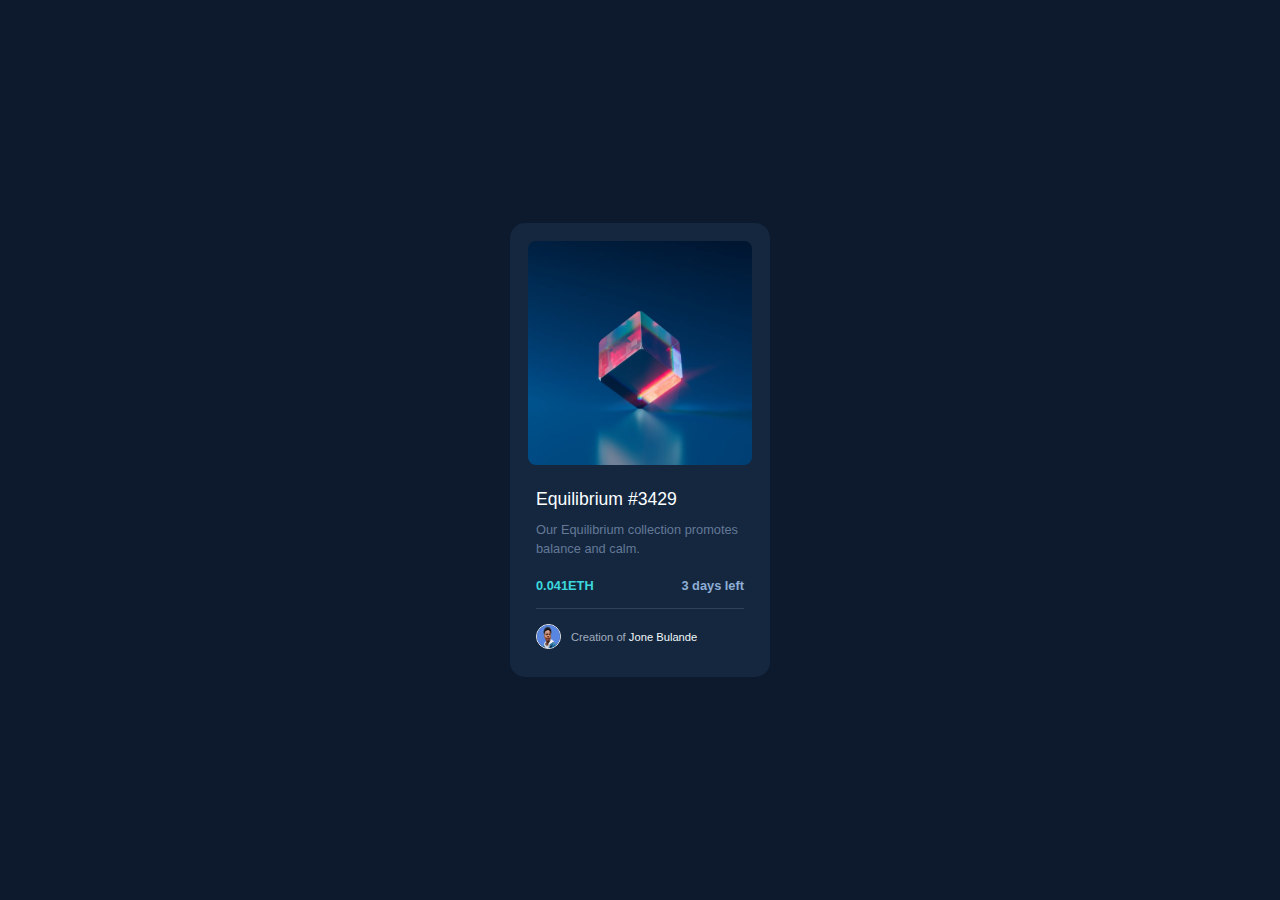
<file: index.html>
<!DOCTYPE html>
<html lang="en">

<head>
  <meta charset="UTF-8">
  <meta name="viewport" content="width=device-width, initial-scale=1.0">
  <title>Code in the dark - Desafio 2</title>
  <link rel="stylesheet" href="style.css">
</head>

<body>
  <div class='container'>
    <section>
      <img src='imgs/image.jpg'>
      <div class="content">
        <div class='text'>
          <h1>Equilibrium #3429</h1>
          <p>Our Equilibrium collection promotes balance and calm.</p>
        </div>
        <div class="info">
          <p class="eth">0.041ETH</p>
          <P>3 days left</P>
        </div>
        <div class="author">
          <img src="imgs/profile.png" alt="">
          <p>Creation of <cite>Jone Bulande</cite></p>
        </div>
      </div>
    </section>
  </div>
</body>

</html>
</file>
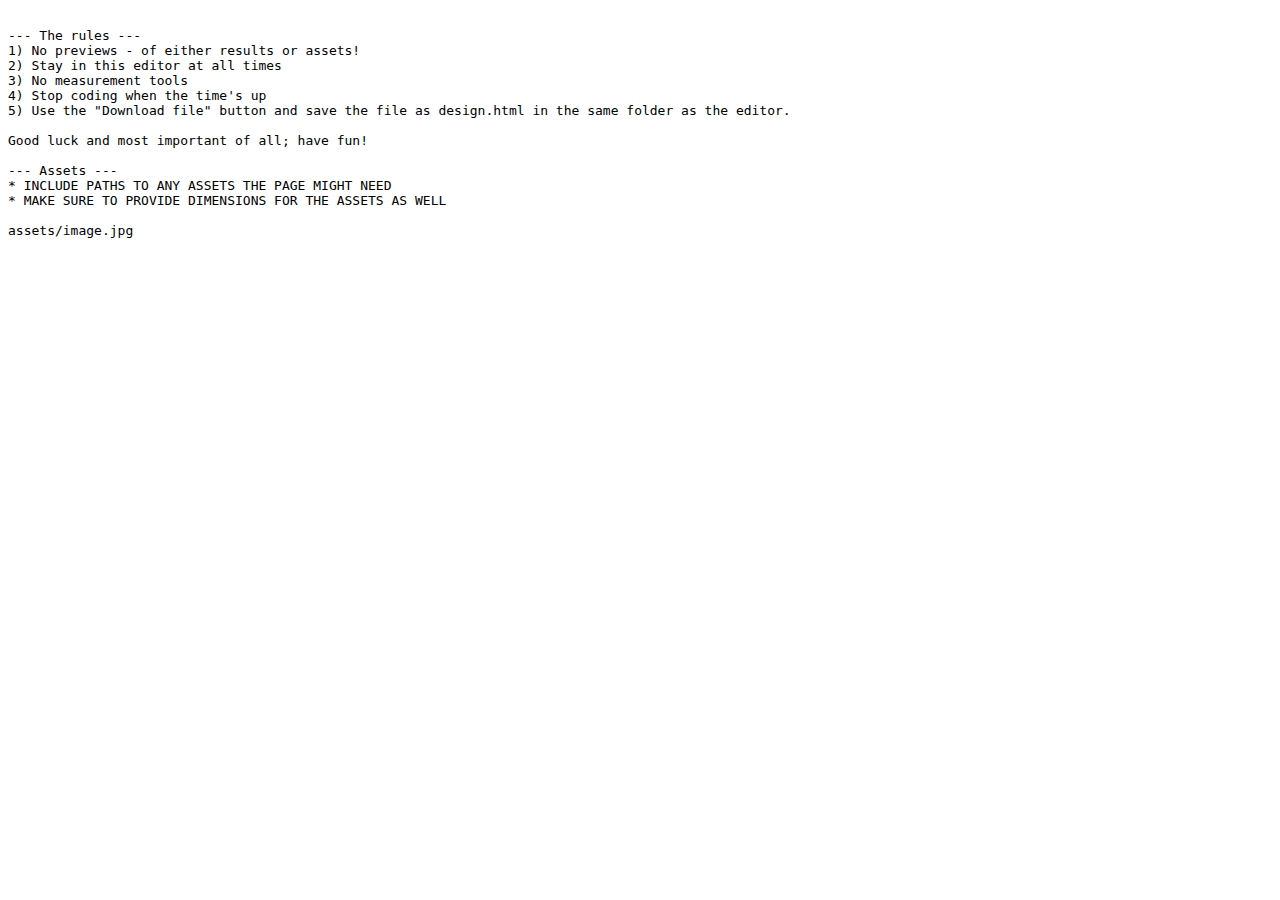
<file: imgs/instructions.html>
<!DOCTYPE html>
<html lang="en">
<head>
  <meta charset="UTF-8">
  <title>Document</title>
  <style>
    body {
      background: white;
    }
  </style>
</head>
<body>
<pre>

--- The rules ---
1) No previews - of either results or assets!
2) Stay in this editor at all times
3) No measurement tools
4) Stop coding when the time's up
5) Use the "Download file" button and save the file as design.html in the same folder as the editor.

Good luck and most important of all; have fun!

--- Assets ---
* INCLUDE PATHS TO ANY ASSETS THE PAGE MIGHT NEED
* MAKE SURE TO PROVIDE DIMENSIONS FOR THE ASSETS AS WELL

assets/image.jpg

</pre>
</body>
</html>
</file>
<file: style.css>
* {
  margin: 0;
  padding: 0;
  border: none;
  box-sizing: border-box;
}

body {
  font-family: arial, sans-serif;
}

img {
  width: 100%;
}

.container {
  width: 100%;
  display: flex;
  height: 100vh;
  align-items: center;
  background: #0d1a2d;
  justify-content: center;
}

.container section {
  padding: 18px;
  margin: 0 auto;
  max-width: 260px;
  border-radius: 15px;
  background: #15273f;
}

.container img {
  border-radius: 8px;
}

.content {
  padding: 5px 8px;
}

.text {
  padding: 5px 0;
  text-align: left;
}

.text h1 {
  margin: 10px 0;
  color: #fbffff;
  font-weight: 100;
  font-size: 1.1rem;
}

.text p {
  font-size: .8rem;
  color: #637997;
  line-height: 1.2rem;
}

.info {
  display: flex;
  padding: 15px 0;
  font-size: .8rem;
  font-weight: 700;
  justify-content: space-between;
  border-bottom: 1px solid #2f4159;
}

.info .eth {
  color: #3cd8de;
}

.info p {
  color: #8eaed5;
}

.author {
  display: flex;
  padding: 15px 0 5px;
  align-items: center;
  justify-content: flex-start;
}

.author img {
  width: 25px;
  height: 25px;
  border-radius: 50%;
  background-size: cover;
  border: 1px solid #fff;
}

.author p {
  color: #a1adbe;
  font-size: .7rem;
  margin-left: 10px;
}

.author p cite {
  color: #f0f7f9;
  font-style: normal;
}
</file>
